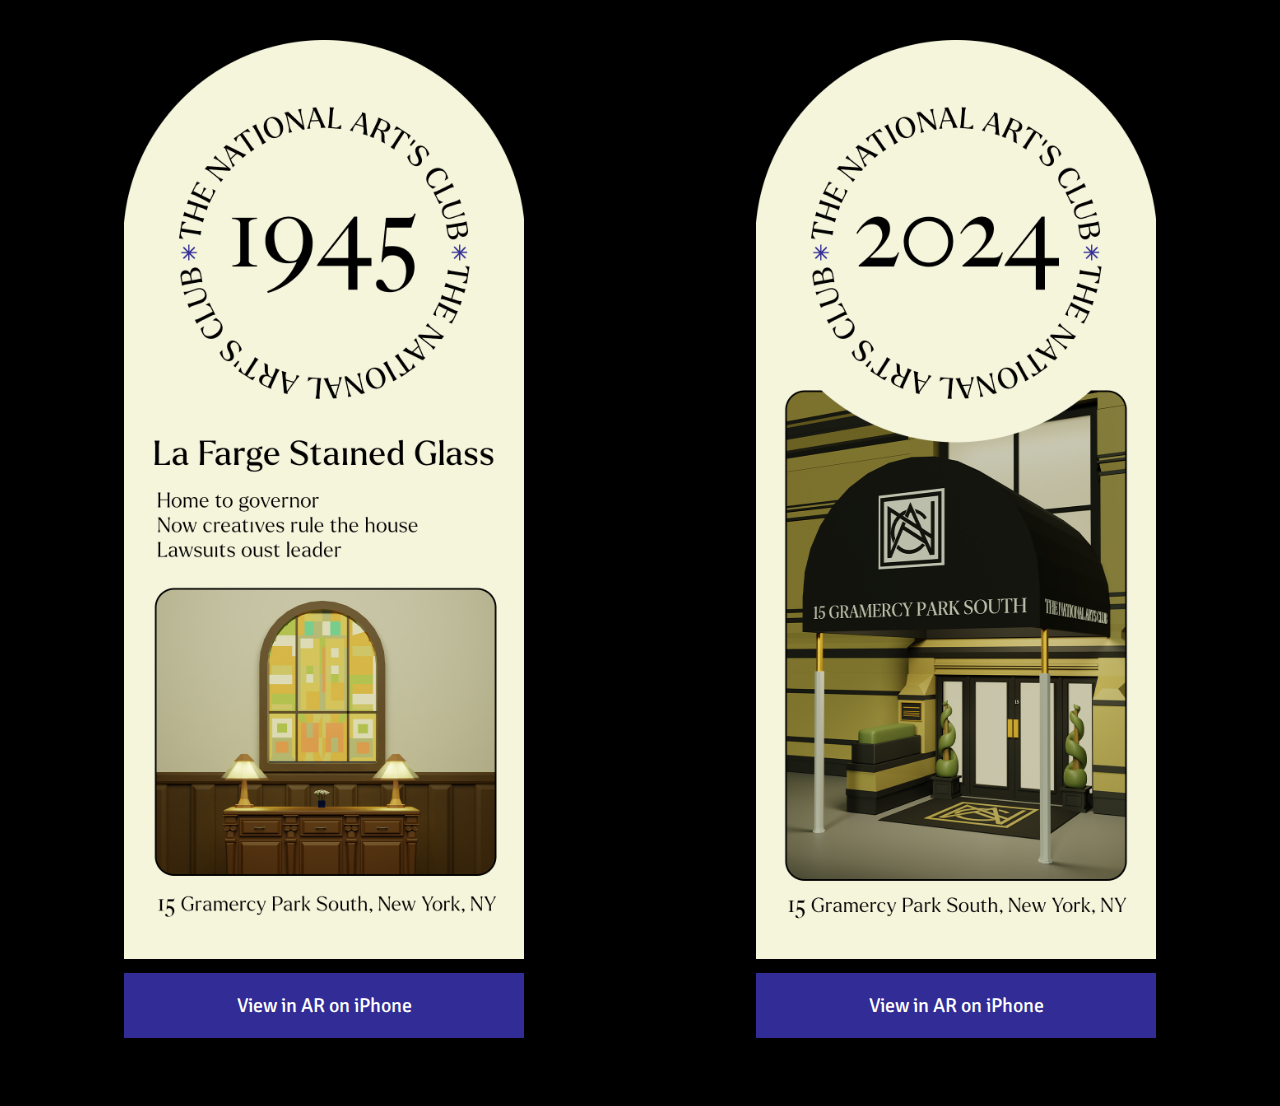
<file: index.html>
<!DOCTYPE html>
<html lang="en">

<head>
  <meta charset="UTF-8">
  <meta name="viewport" content="width=device-width, initial-scale=1.0">
  <title>The National Art's Club</title>
  <style>
    @import url('https://fonts.googleapis.com/css2?family=Signika:wght@300..700&display=swap');
  </style>
  <style>
    body {
      background-color: black;
    }

    .container {
      display: flex;
      flex-wrap: wrap;
      margin-top: 40px;

    }

    .image-container {
      flex: 1;
      min-width: 50%;
      text-align: center;
    }

    .image-container img {
      width: 80%;
      height: auto;
    }

    .button {
      display: block;
      margin: 10px auto;
      width: 80%;
      padding-top: 20px;
      padding-bottom: 20px;
      background-color: #322c96;
      color: white;
      border: none;
      cursor: pointer;
      font-family: "Signika";
      text-decoration: none;
      font-size: 20px;
      margin-bottom: 60px;
    }

    @media (max-width: 768px) {
      .image-container{
        min-width: 100%;
      }
    }

    @media (min-width: 900px) {
      .image-container img, .button{
        width: 300px;
      }

      .image-container img, .button {
        width: 400px;
      }

    }
  </style>
</head>

<body>
  <div class="container">
    <div class="image-container">
      <img src="img/Front No-Scan.png" alt="Image 1">
      <a class="button" href="usdz/1945.usdz">View in AR on iPhone</a>
    </div>
    <div class="image-container">
      <img src="img/Back No-Scan.png" alt="Image 2">
      <a class="button" href="usdz/2024.usdz">View in AR on iPhone</a>
    </div>
  </div>
</body>

</html>
</file>
